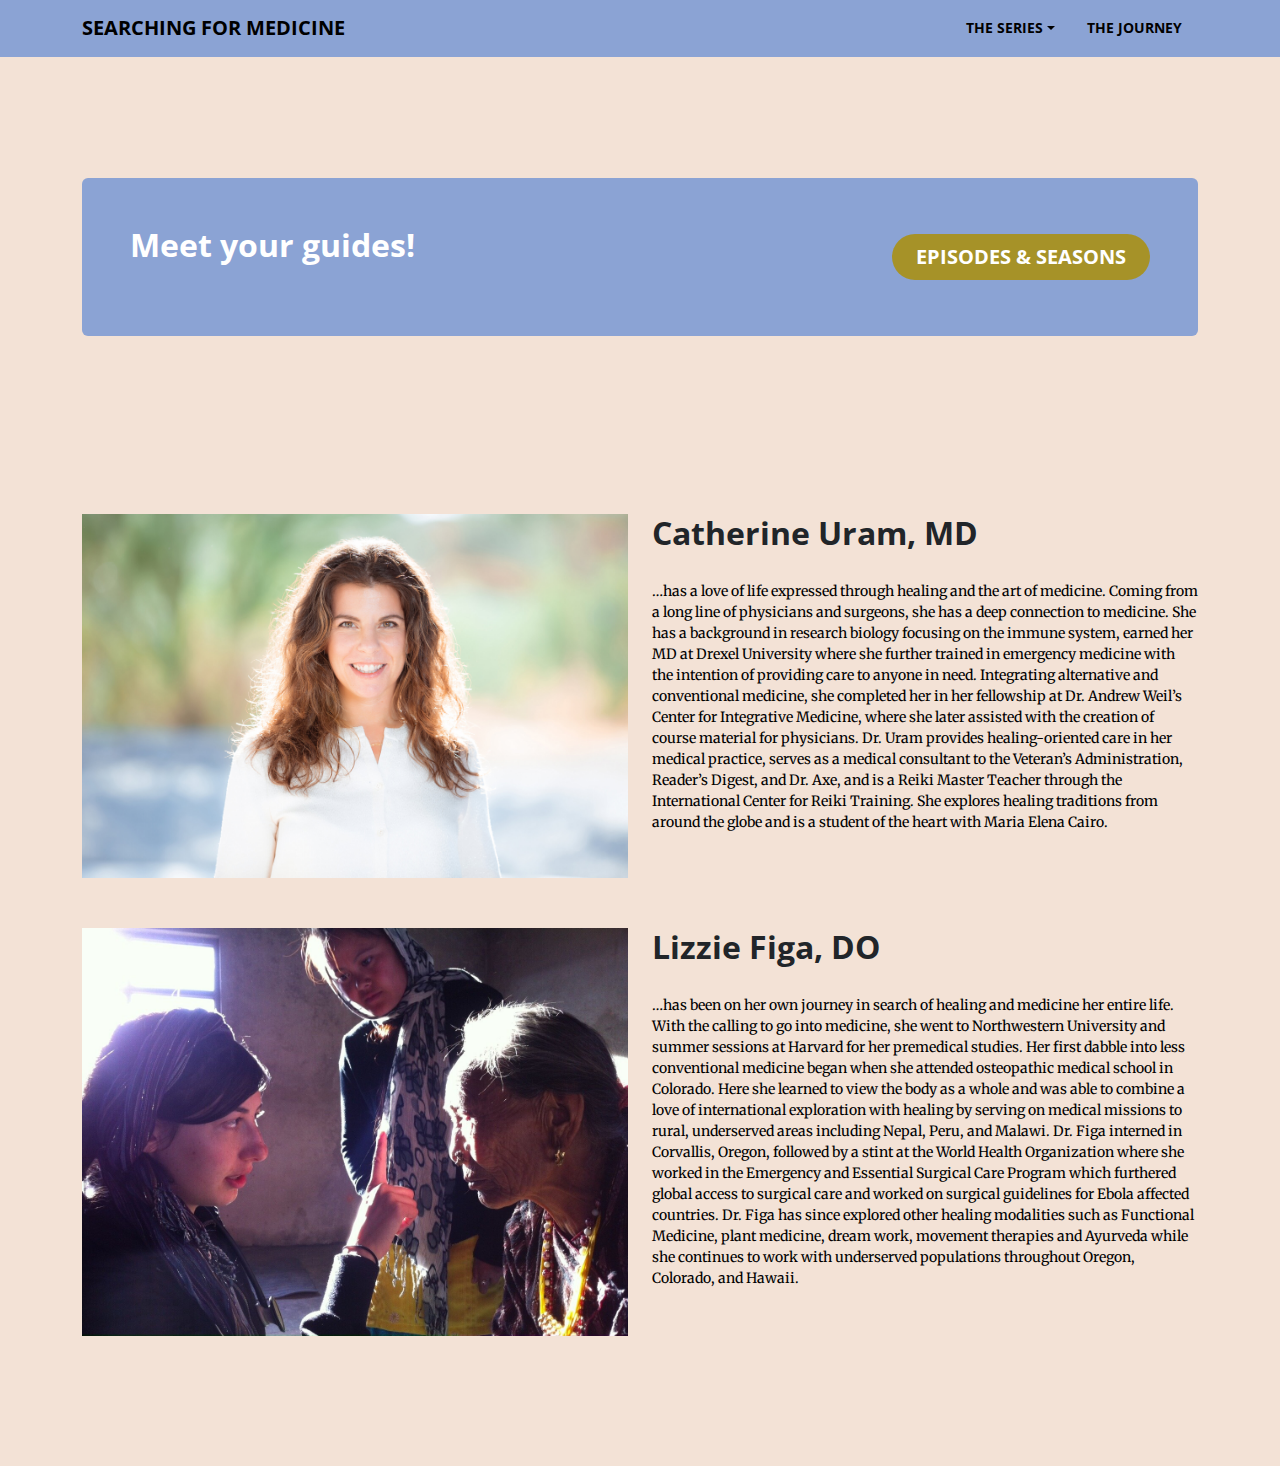
<file: guides.html>
<!DOCTYPE html>
<html data-bs-theme="light" lang="en" style="background: #F3E2D6;">

<head>
    <meta charset="utf-8">
    <meta name="viewport" content="width=device-width, initial-scale=1.0, shrink-to-fit=no">
    <title>search for medicine</title>
    <link rel="stylesheet" href="assets/bootstrap/css/bootstrap.min.css">
    <link rel="stylesheet" href="https://fonts.googleapis.com/css?family=Open+Sans:300italic,400italic,600italic,700italic,800italic,400,300,600,700,800&amp;display=swap">
    <link rel="stylesheet" href="https://fonts.googleapis.com/css?family=Merriweather:400,300,300italic,400italic,700,700italic,900,900italic&amp;display=swap">
    <link rel="stylesheet" href="assets/fonts/font-awesome.min.css">
    <link rel="stylesheet" href="assets/css/bs-theme-overrides.css">
    <link rel="stylesheet" href="assets/css/Articles-Cards-images.css">
    <link rel="stylesheet" href="assets/css/baguetteBox.min.css">
    <link rel="stylesheet" href="assets/css/Contact-Details-icons.css">
    <link rel="stylesheet" href="assets/css/untitled.css">
</head>

<body style="background: #F3E2D6;">
    <section class="py-4 py-xl-5" style="margin-top: 130px;background: #F3E2D6;">
        <div class="container">
            <div class="text-white border rounded border-0 border-primary d-flex flex-column justify-content-between flex-lg-row p-4 p-md-5" style="background: #8ba3d4;">
                <div class="pb-2 pb-lg-1">
                    <h2 class="fw-bold mb-2">Meet your guides!</h2>
                    <p class="mb-0"></p>
                </div>
                <div class="my-2"><a class="btn btn-light fs-5 py-2 px-4" role="button" href="index.html#seasons" style="color: white;background: #a69228;">episodes &amp; seasons</a></div>
            </div>
        </div>
    </section>
    <div class="container" style="margin-top: 130px;margin-bottom: 30px;">
        <div class="row" style="margin-bottom: 50px;">
            <div class="col-md-6"><img src="assets/img/main+echo+shot.jpg" style="width: 100%;height: 100%;"></div>
            <div class="col-md-6">
                <h1 style="font-size: 32px;font-weight: bold;"><span style="color: var(--image-block-card-image-title-color); background-color: var(--image-block-card-image-title-bg-color);">Catherine Uram, MD</span></h1>
                <p style="font-size: 14px;"><br><span style="color: rgb(0, 0, 0);">…has a love of life expressed through healing and the art of medicine. Coming from a long line of physicians and surgeons, she has a deep connection to medicine. She has a background in research biology focusing on the immune system, earned her MD at Drexel University where she further trained in emergency medicine with the intention of providing care to anyone in need. Integrating alternative and conventional medicine, she completed her in her fellowship at Dr. Andrew Weil’s Center for Integrative Medicine, where she later assisted with the creation of course material for physicians. Dr. Uram provides healing-oriented care in her medical practice, serves as a medical consultant to the Veteran’s Administration, Reader’s Digest, and Dr. Axe, and is a Reiki Master Teacher through the International Center for Reiki Training. She explores healing traditions from around the globe and is a student of the heart with Maria Elena Cairo. </span><br><br></p>
            </div>
        </div>
        <div class="row" style="margin-bottom: 20px;">
            <div class="col-md-6"><img src="assets/img/Figa+healing.jpg" style="width: 100%;height: 100%;"></div>
            <div class="col-md-6">
                <h1 style="font-size: 32px;font-weight: bold;"><span style="color: var(--image-block-card-image-title-color); background-color: var(--image-block-card-image-title-bg-color);">Lizzie Figa, DO</span></h1>
                <p style="font-size: 14px;"><br><span style="color: rgb(0, 0, 0);">…has been on her own journey in search of healing and medicine her entire life. With the calling to go into medicine, she went to Northwestern University and summer sessions at Harvard for her premedical studies. Her first dabble into less conventional medicine began when she attended osteopathic medical school in Colorado. Here she learned to view the body as a whole and was able to combine a love of international exploration with healing by serving on medical missions to rural, underserved areas including Nepal, Peru, and Malawi. Dr. Figa interned in Corvallis, Oregon, followed by a stint at the World Health Organization where she worked in the Emergency and Essential Surgical Care Program which furthered global access to surgical care and worked on surgical guidelines for Ebola affected countries. Dr. Figa has since explored other healing modalities such as Functional Medicine, plant medicine, dream work, movement therapies and Ayurveda while she continues to work with underserved populations throughout Oregon, Colorado, and Hawaii.</span><br><br></p>
            </div>
        </div>
    </div>
    <div class="container">
        <div class="row">
            <div class="col-md-12" style="margin-top: 100px;background: #F3E2D6;"></div>
        </div>
    </div>
    <nav class="navbar navbar-expand-lg fixed-top navbar-light" id="mainNav" style="color: var(--bs-green);background: #8ba3d4;">
        <div class="container"><a class="navbar-brand" href="index.html" style="color: black;">Searching for Medicine</a><button data-bs-toggle="collapse" data-bs-target="#navbarResponsive" class="navbar-toggler navbar-toggler-right" type="button" aria-controls="navbarResponsive" aria-expanded="false" aria-label="Toggle navigation"><i class="fa fa-align-justify"></i></button>
            <div class="collapse navbar-collapse" id="navbarResponsive">
                <ul class="navbar-nav ms-auto">
                    <li class="nav-item dropdown"><a class="dropdown-toggle nav-link" aria-expanded="false" data-bs-toggle="dropdown" style="color: black;" href="#">the series</a>
                        <div class="dropdown-menu" id="menu"><a class="dropdown-item" href="index.html#seasons">Episodes</a><a class="dropdown-item" href="presc.html">Prescription</a><a class="dropdown-item" href="guides.html">Guides (us)</a></div>
                    </li>
                    <li class="nav-item"></li>
                    <li class="nav-item"></li>
                    <li class="nav-item"></li>
                    <li class="nav-item"></li>
                </ul>
                <ul class="navbar-nav">
                    <li class="nav-item"></li>
                    <li class="nav-item"></li>
                    <li class="nav-item"><a class="nav-link" href="presc-1.html" style="color: black;">the Journey</a></li>
                </ul>
            </div>
        </div>
    </nav>
    <script src="assets/bootstrap/js/bootstrap.min.js"></script>
    <script src="assets/js/baguetteBox.min.js"></script>
    <script src="assets/js/creative.js"></script>
</body>

</html>
</file>
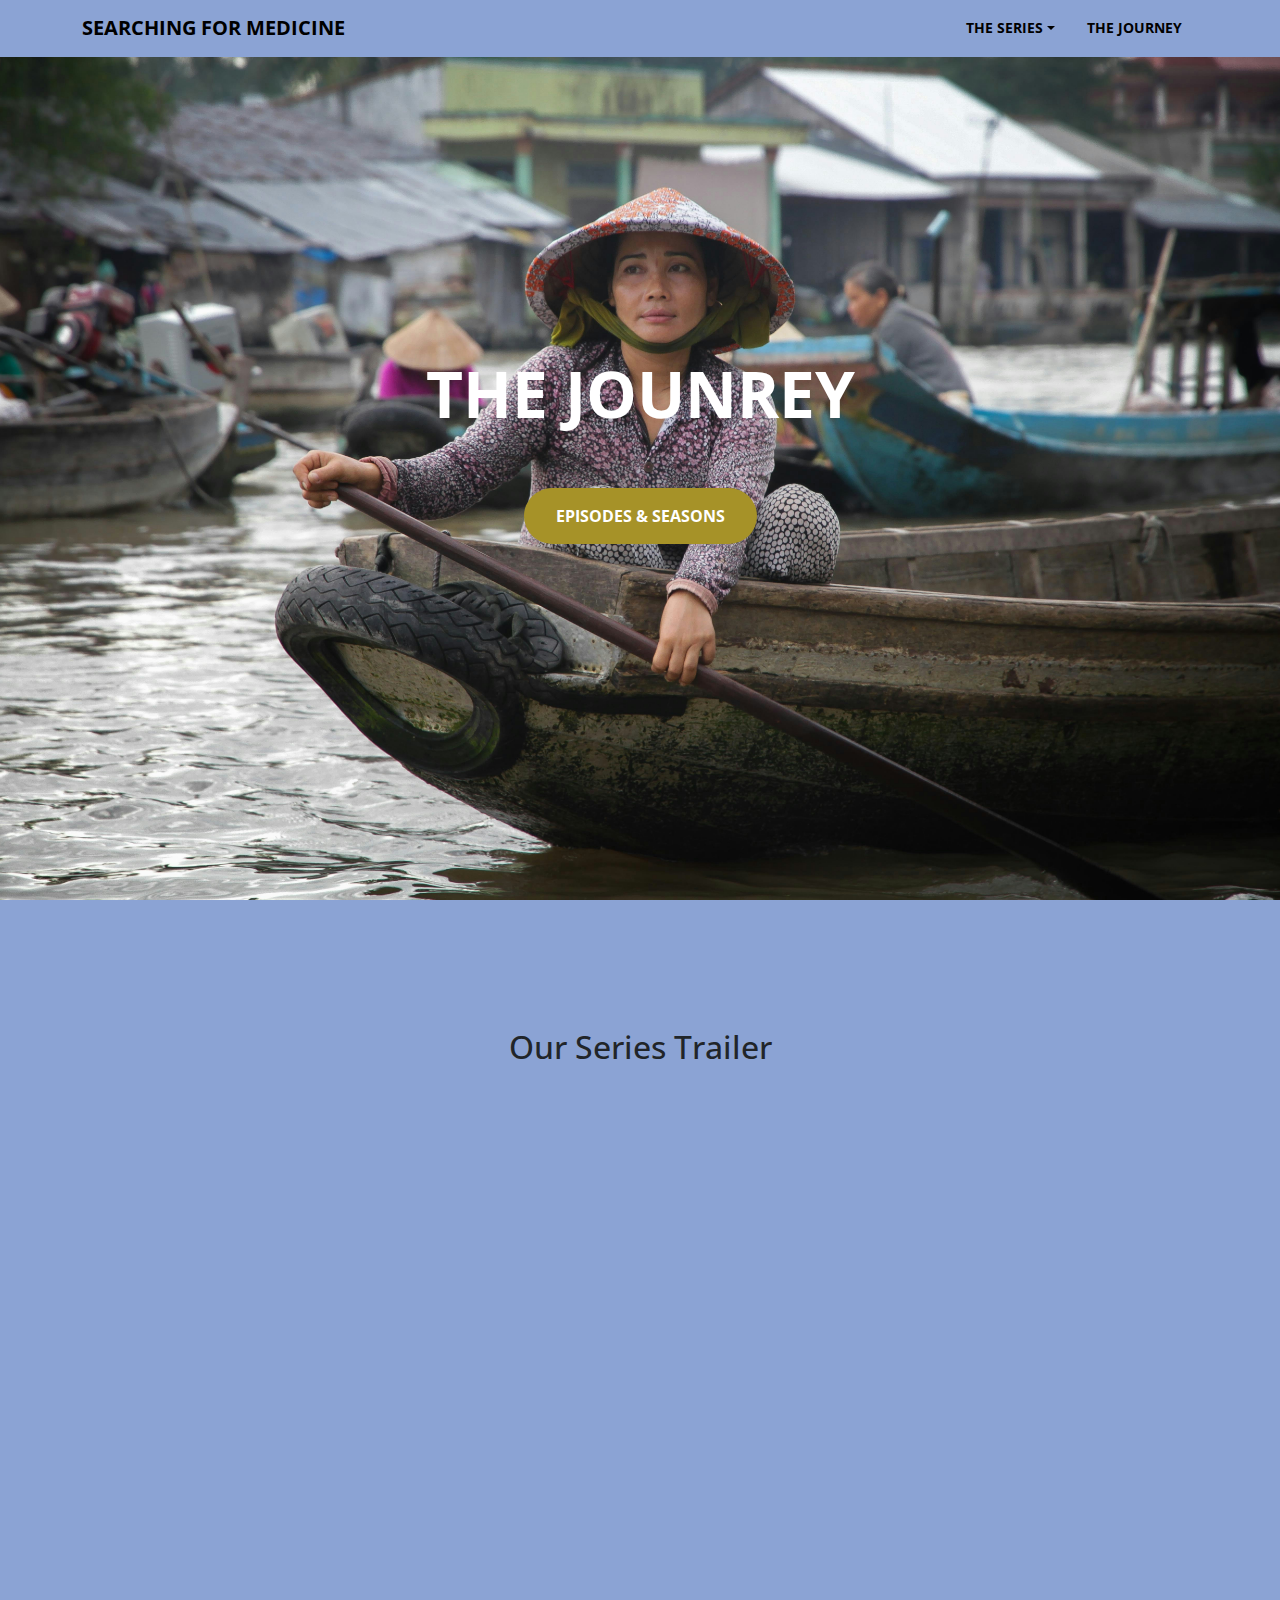
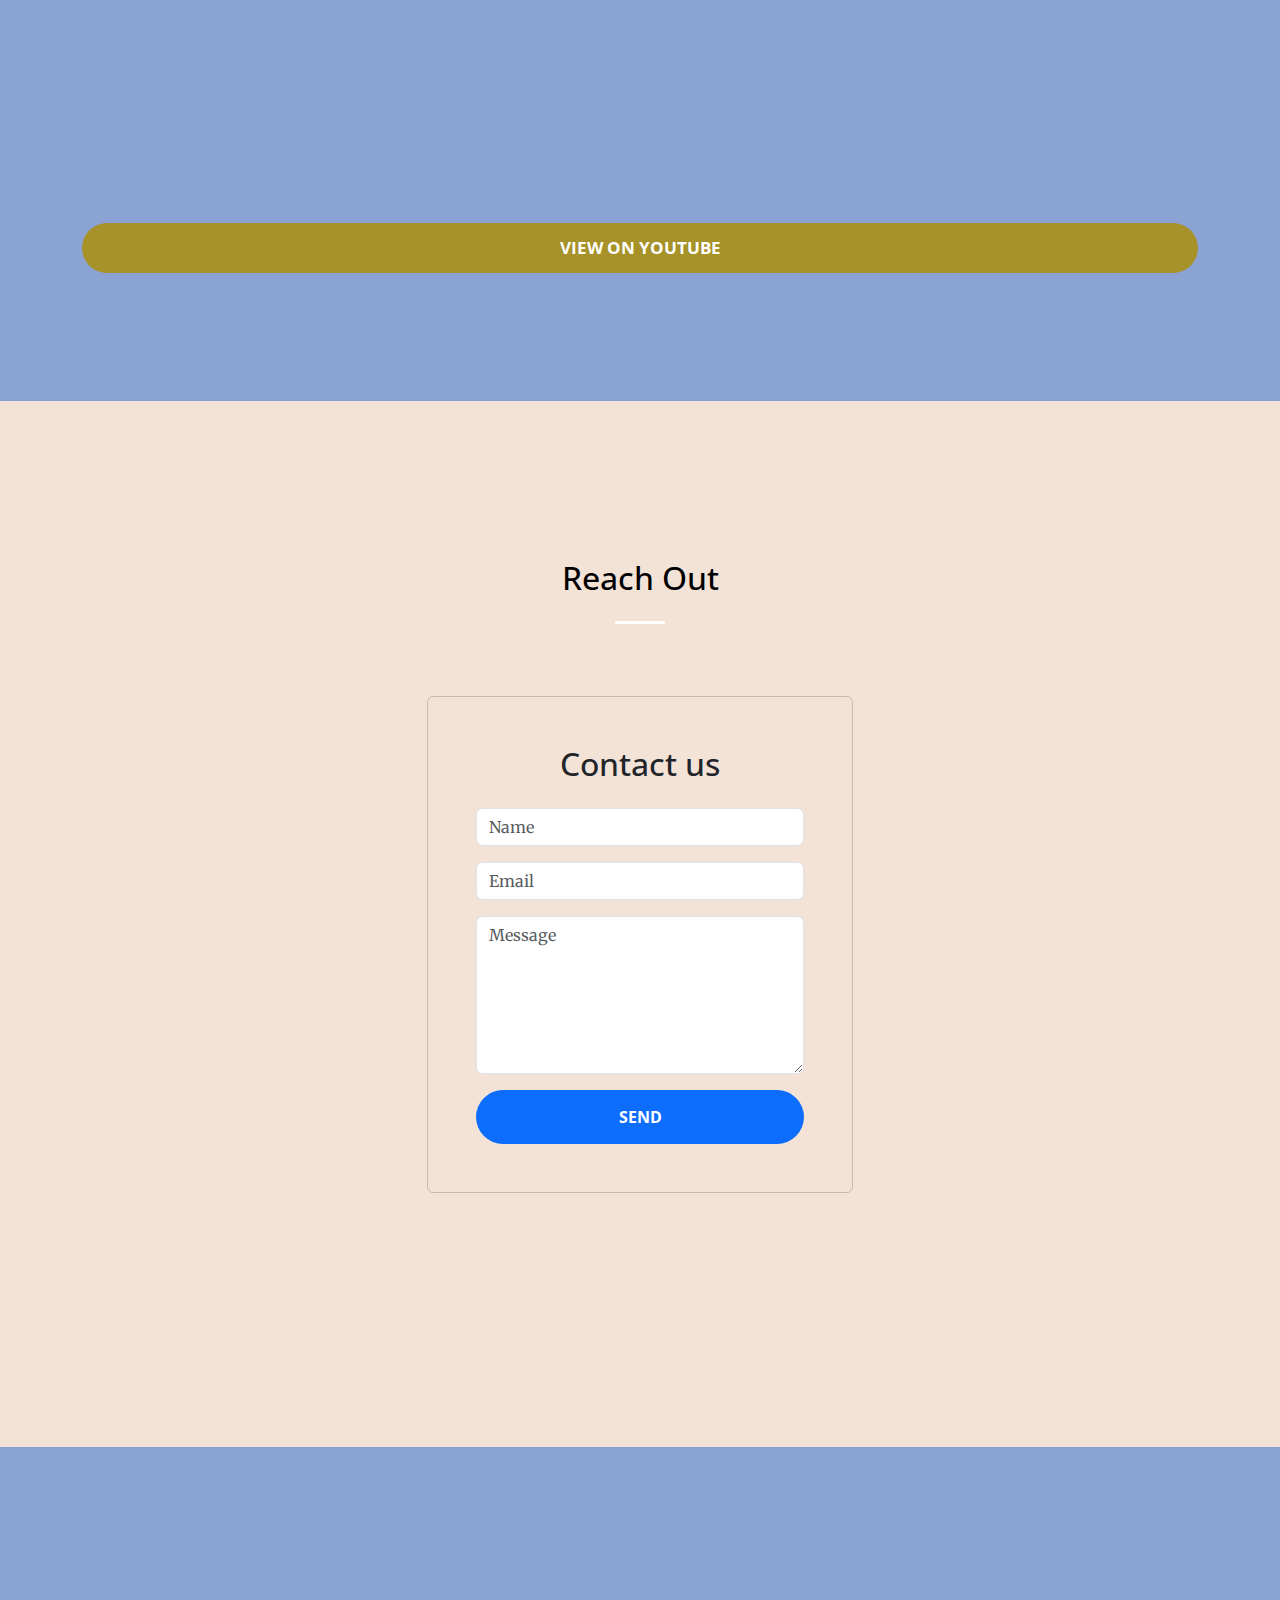
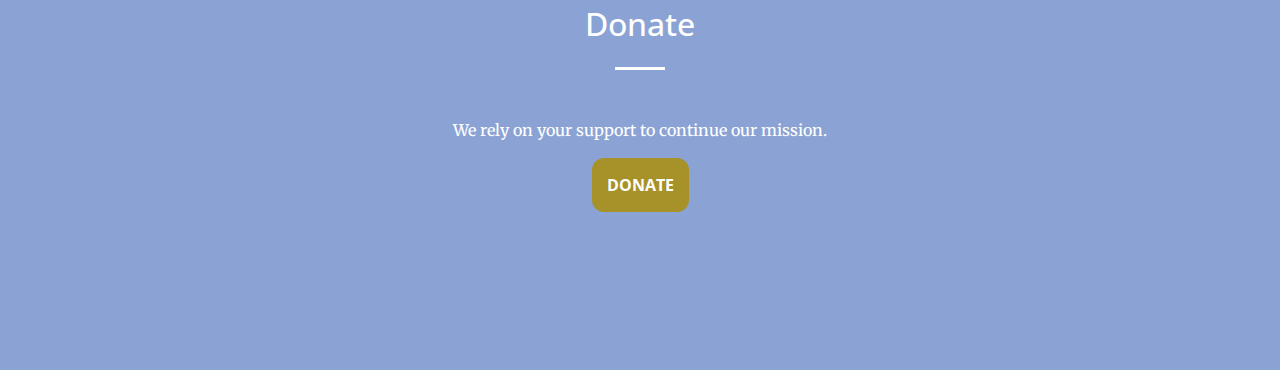
<file: presc-1.html>
<!DOCTYPE html>
<html data-bs-theme="light" lang="en">

<head>
    <meta charset="utf-8">
    <meta name="viewport" content="width=device-width, initial-scale=1.0, shrink-to-fit=no">
    <title>Home - Brand</title>
    <link rel="stylesheet" href="assets/bootstrap/css/bootstrap.min.css">
    <link rel="stylesheet" href="https://fonts.googleapis.com/css?family=Open+Sans:300italic,400italic,600italic,700italic,800italic,400,300,600,700,800&amp;display=swap">
    <link rel="stylesheet" href="https://fonts.googleapis.com/css?family=Merriweather:400,300,300italic,400italic,700,700italic,900,900italic&amp;display=swap">
    <link rel="stylesheet" href="assets/fonts/font-awesome.min.css">
    <link rel="stylesheet" href="assets/css/bs-theme-overrides.css">
    <link rel="stylesheet" href="assets/css/Articles-Cards-images.css">
    <link rel="stylesheet" href="assets/css/baguetteBox.min.css">
    <link rel="stylesheet" href="assets/css/Contact-Details-icons.css">
    <link rel="stylesheet" href="assets/css/untitled.css">
</head>

<body id="page-top" data-bs-spy="scroll" data-bs-target="#mainNav" data-bs-offset="57">
    <header class="text-center text-white d-flex masthead" style="background: url(&quot;assets/img/photo-1529271230144-e8c648ef570d.jpg&quot;) center / cover no-repeat;">
        <div class="container my-auto">
            <div class="row">
                <div class="col-lg-10 mx-auto">
                    <h1 class="text-uppercase"><strong style="color: white;">The jounrey</strong></h1>
                </div>
            </div>
            <div class="col-lg-8 mx-auto">
                <p class="text-faded mb-5"></p><a class="btn btn-xl" role="button" href="index.html#seasons" style="color: white;background: #a69228;">Episodes &amp; seasons</a>
            </div>
        </div>
    </header>
    <section id="services" style="background: #8ba3d4;">
        <div class="container">
            <div class="row">
                <div class="col-lg-12 text-center">
                    <h2 class="section-heading">Our Series Trailer</h2>
                    <hr class="my-4" style="background: #8ba3d4;color: #8ba3d4;border-color: #8ba3d4;">
                </div>
            </div>
        </div>
        <div class="container">
            <div class="row"><div>
<iframe width="100%" height="700px" src="https://www.youtube.com/embed/FYMQaRwIESw" title="Searching for Medicine" frameborder="0" allow="accelerometer; autoplay; clipboard-write; encrypted-media; gyroscope; picture-in-picture; web-share" referrerpolicy="strict-origin-when-cross-origin" allowfullscreen></iframe>
</div>
                <div class="col text-center"><a class="btn" role="button" style="background: #a69228;color: white;font-size: 17px;width: 100%;height: 100%;padding-top: 12px;padding-bottom: 12px;" href="https://youtu.be/FYMQaRwIESw">view on youtube</a></div>
            </div>
        </div>
    </section>
    <section id="about-2" style="background: #F3E2D6;width: 100%;">
        <div class="container" style="color: var(--bs-primary-border-subtle);">
            <div class="row">
                <div class="col-lg-12 offset-lg-8 text-center mx-auto" style="background: transparent;padding: 30px;width: 100%;">
                    <h2 class="section-heading" style="color: black;">Reach Out</h2>
                    <hr class="light my-4">
                    <section class="position-relative py-4 py-xl-5">
                        <div class="container position-relative">
                            <div class="row d-flex justify-content-center">
                                <div class="col-md-8 col-lg-6 col-xl-5 col-xxl-4">
                                    <div class="card mb-5" style="background: transparent;">
                                        <div class="card-body p-sm-5">
                                            <h2 class="text-center mb-4">Contact us</h2>
                                            <form data-bss-recipient="37804f6e5f09e5f8de75f65de7a5cb54">
                                                <div class="mb-3"><input class="form-control" type="text" id="name-2" name="name" placeholder="Name"></div>
                                                <div class="mb-3"><input class="form-control" type="email" id="email-2" name="email" placeholder="Email"></div>
                                                <div class="mb-3"><textarea class="form-control" id="message-2" name="message" rows="6" placeholder="Message"></textarea></div>
                                                <div><button class="btn d-block w-100" type="submit" style="background: var(--bs-blue);padding: 15px;color: white;">Send </button></div>
                                            </form>
                                        </div>
                                    </div>
                                </div>
                            </div>
                        </div>
                    </section>
                </div>
            </div>
        </div>
    </section>
    <section id="about-1" style="background: #8ba3d4;color: var(--bs-primary-border-subtle);">
        <div class="container" style="color: var(--bs-primary-border-subtle);">
            <div class="row">
                <div class="col-lg-12 offset-lg-8 text-center mx-auto" style="background: transparent;padding: 30px;width: 100%;color: initial;">
                    <h2 class="text-white section-heading">Donate</h2>
                    <hr class="light my-4">
                    <p style="color: var(--bs-secondary-bg);"><br><span style="color: rgb(255, 255, 255);">We rely on your support to continue our mission.</span></p><a class="btn" role="button" style="border-radius: 12px;padding: 15px;background: #a69228;color: white;" href="https://www.paypal.com/pools/c/95kmOrdwVs" target="_blank">Donate</a>
                </div>
            </div>
        </div>
    </section>
    <nav class="navbar navbar-expand-lg fixed-top navbar-light" id="mainNav" style="color: var(--bs-green);background: #8ba3d4;">
        <div class="container"><a class="navbar-brand" href="index.html" style="color: black;">Searching for Medicine</a><button data-bs-toggle="collapse" data-bs-target="#navbarResponsive" class="navbar-toggler navbar-toggler-right" type="button" aria-controls="navbarResponsive" aria-expanded="false" aria-label="Toggle navigation"><i class="fa fa-align-justify"></i></button>
            <div class="collapse navbar-collapse" id="navbarResponsive">
                <ul class="navbar-nav ms-auto">
                    <li class="nav-item dropdown"><a class="dropdown-toggle nav-link" aria-expanded="false" data-bs-toggle="dropdown" style="color: black;" href="#">the series</a>
                        <div class="dropdown-menu" id="menu"><a class="dropdown-item" href="index.html#seasons">Episodes</a><a class="dropdown-item" href="presc.html">Prescription</a><a class="dropdown-item" href="guides.html">Guides (us)</a></div>
                    </li>
                    <li class="nav-item"></li>
                    <li class="nav-item"></li>
                    <li class="nav-item"></li>
                    <li class="nav-item"></li>
                </ul>
                <ul class="navbar-nav">
                    <li class="nav-item"></li>
                    <li class="nav-item"></li>
                    <li class="nav-item"><a class="nav-link" href="presc-1.html" style="color: black;">the Journey</a></li>
                </ul>
            </div>
        </div>
    </nav>
    <script src="assets/bootstrap/js/bootstrap.min.js"></script>
    <script src="assets/js/smart-forms.min.js"></script>
    <script src="assets/js/baguetteBox.min.js"></script>
    <script src="assets/js/creative.js"></script>
</body>

</html>
</file>
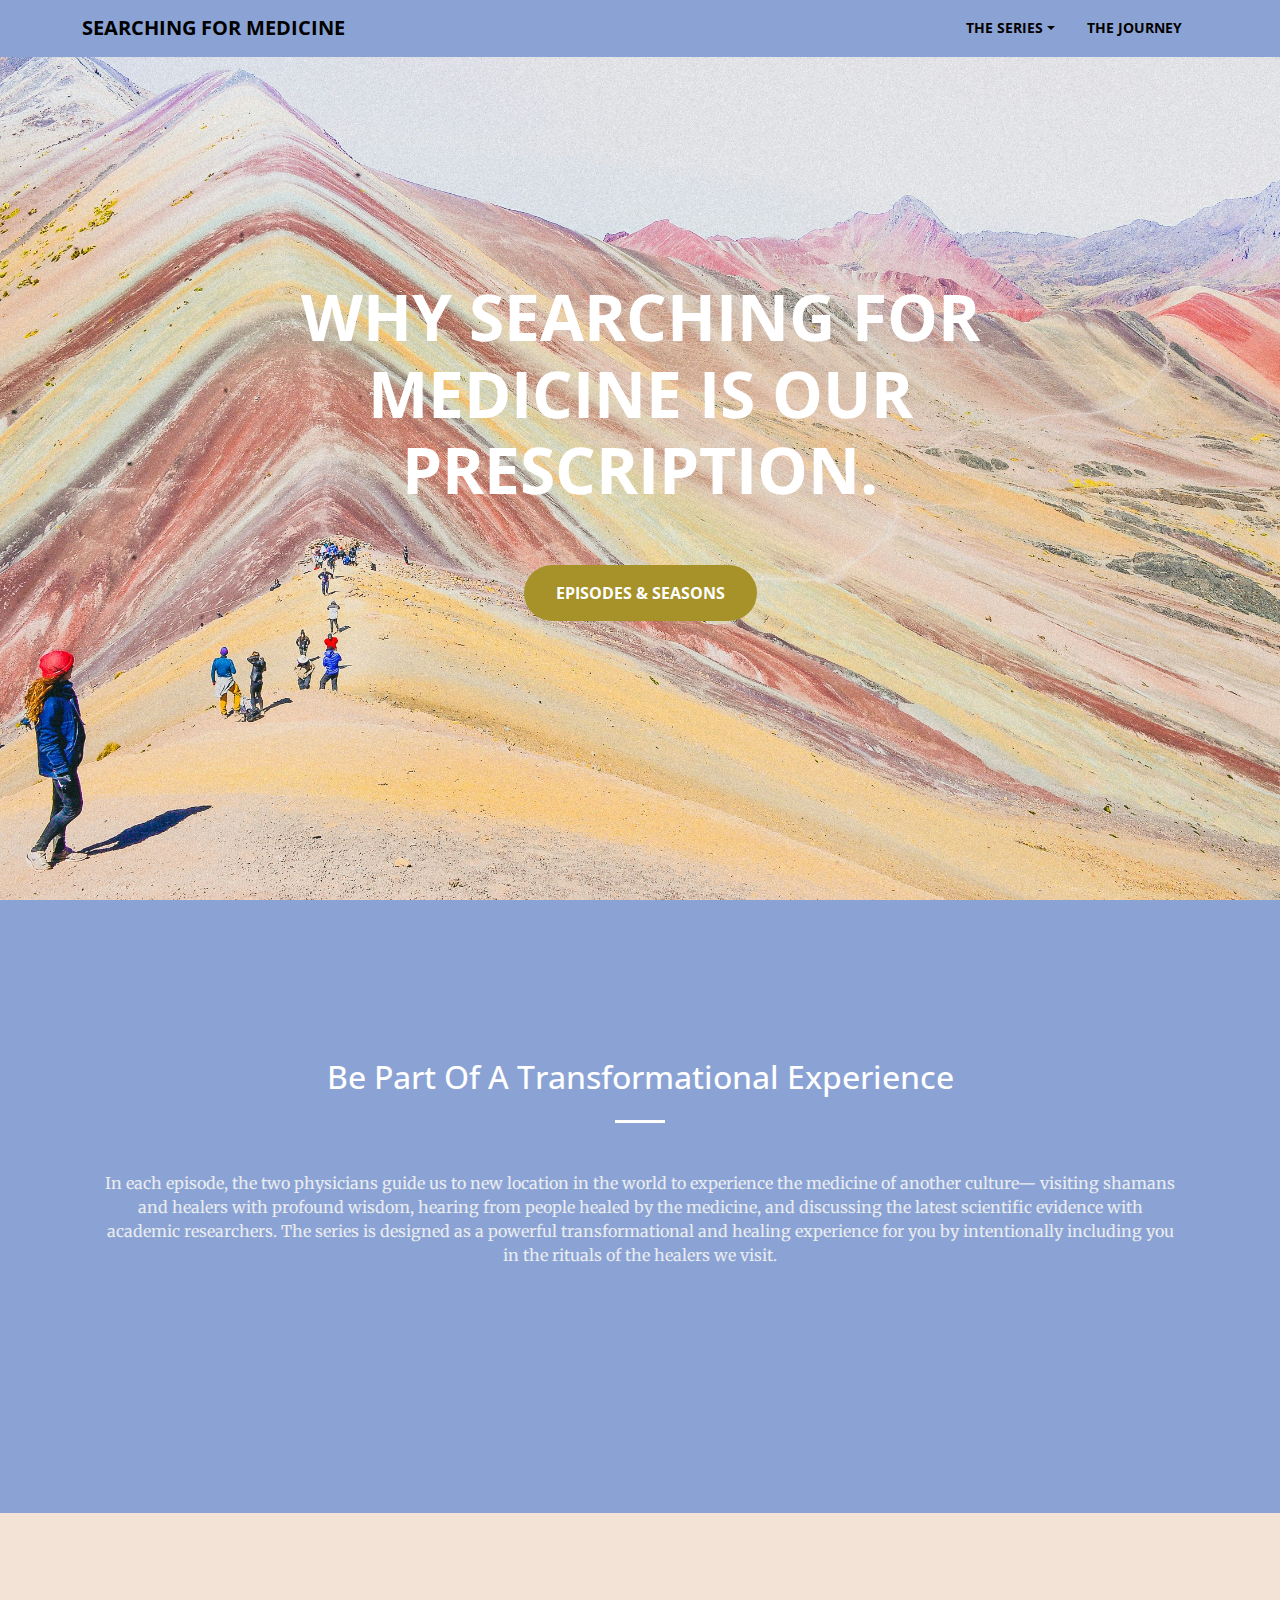
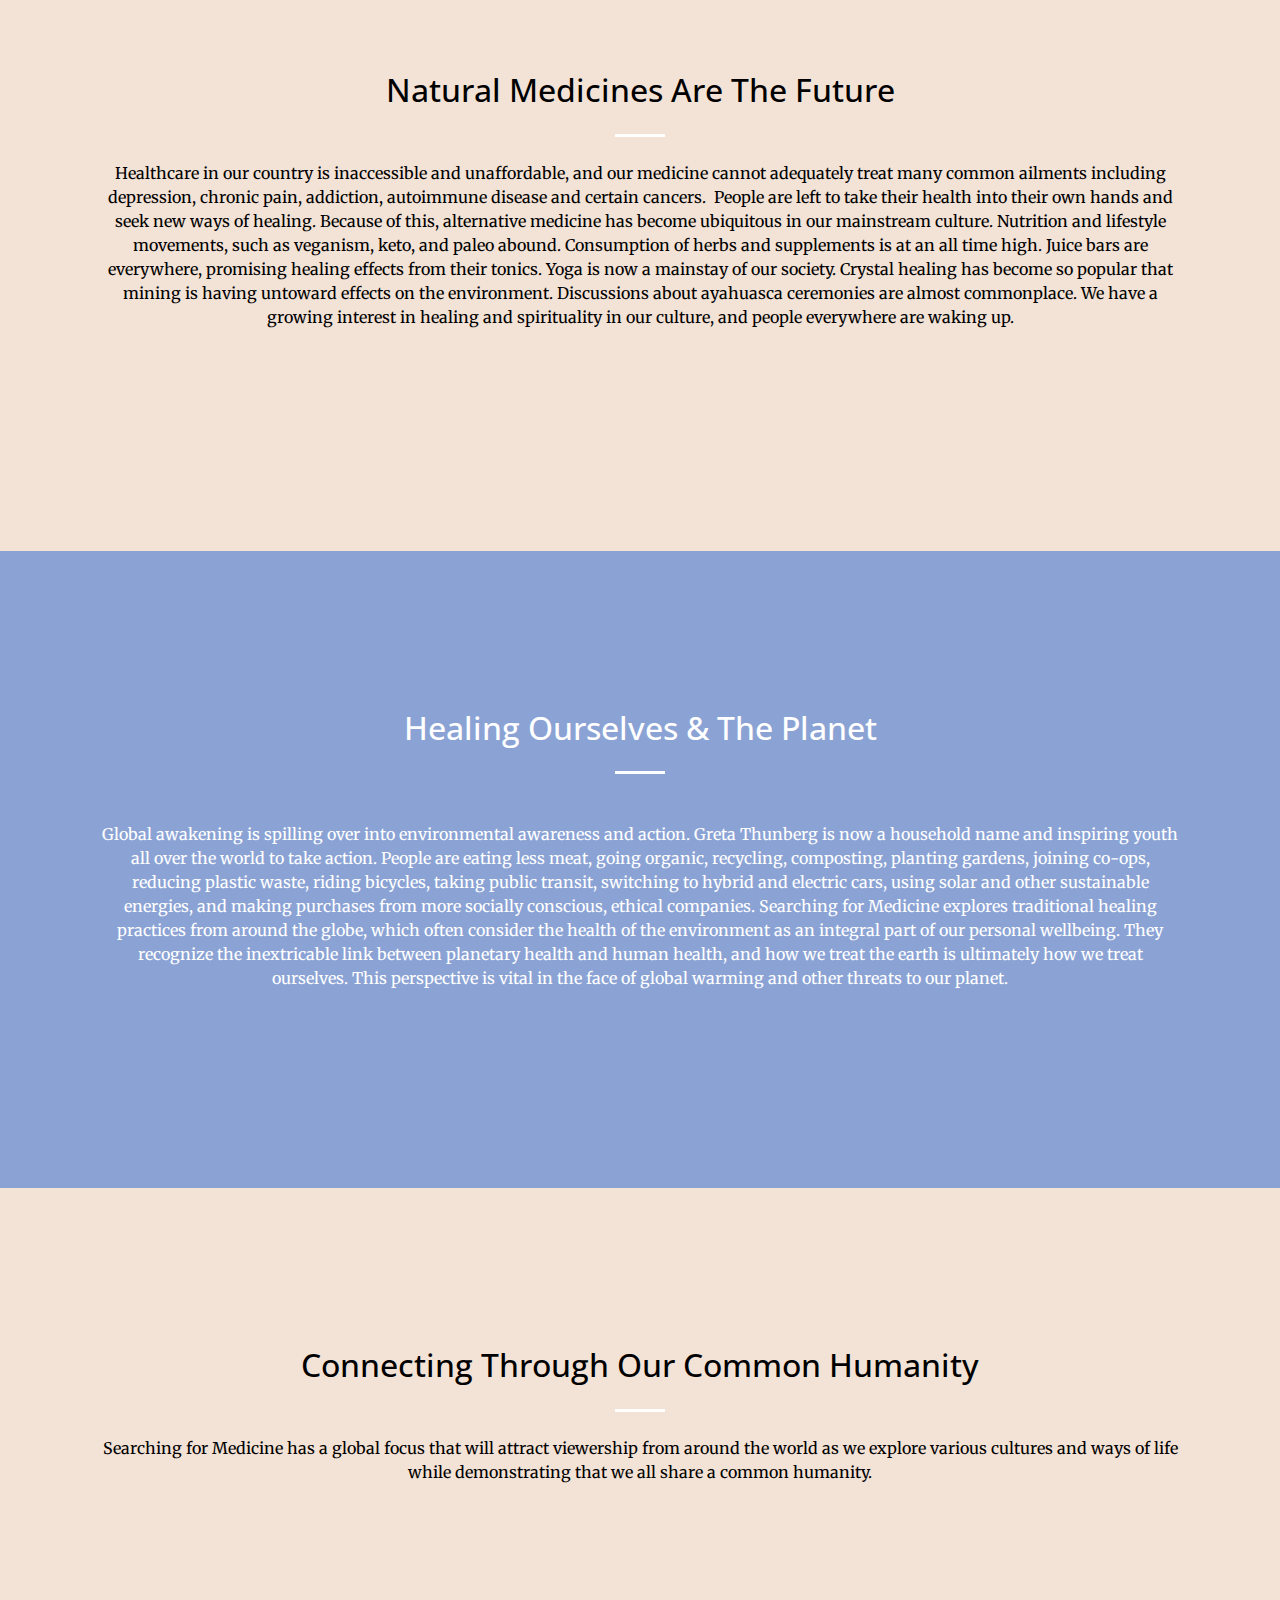
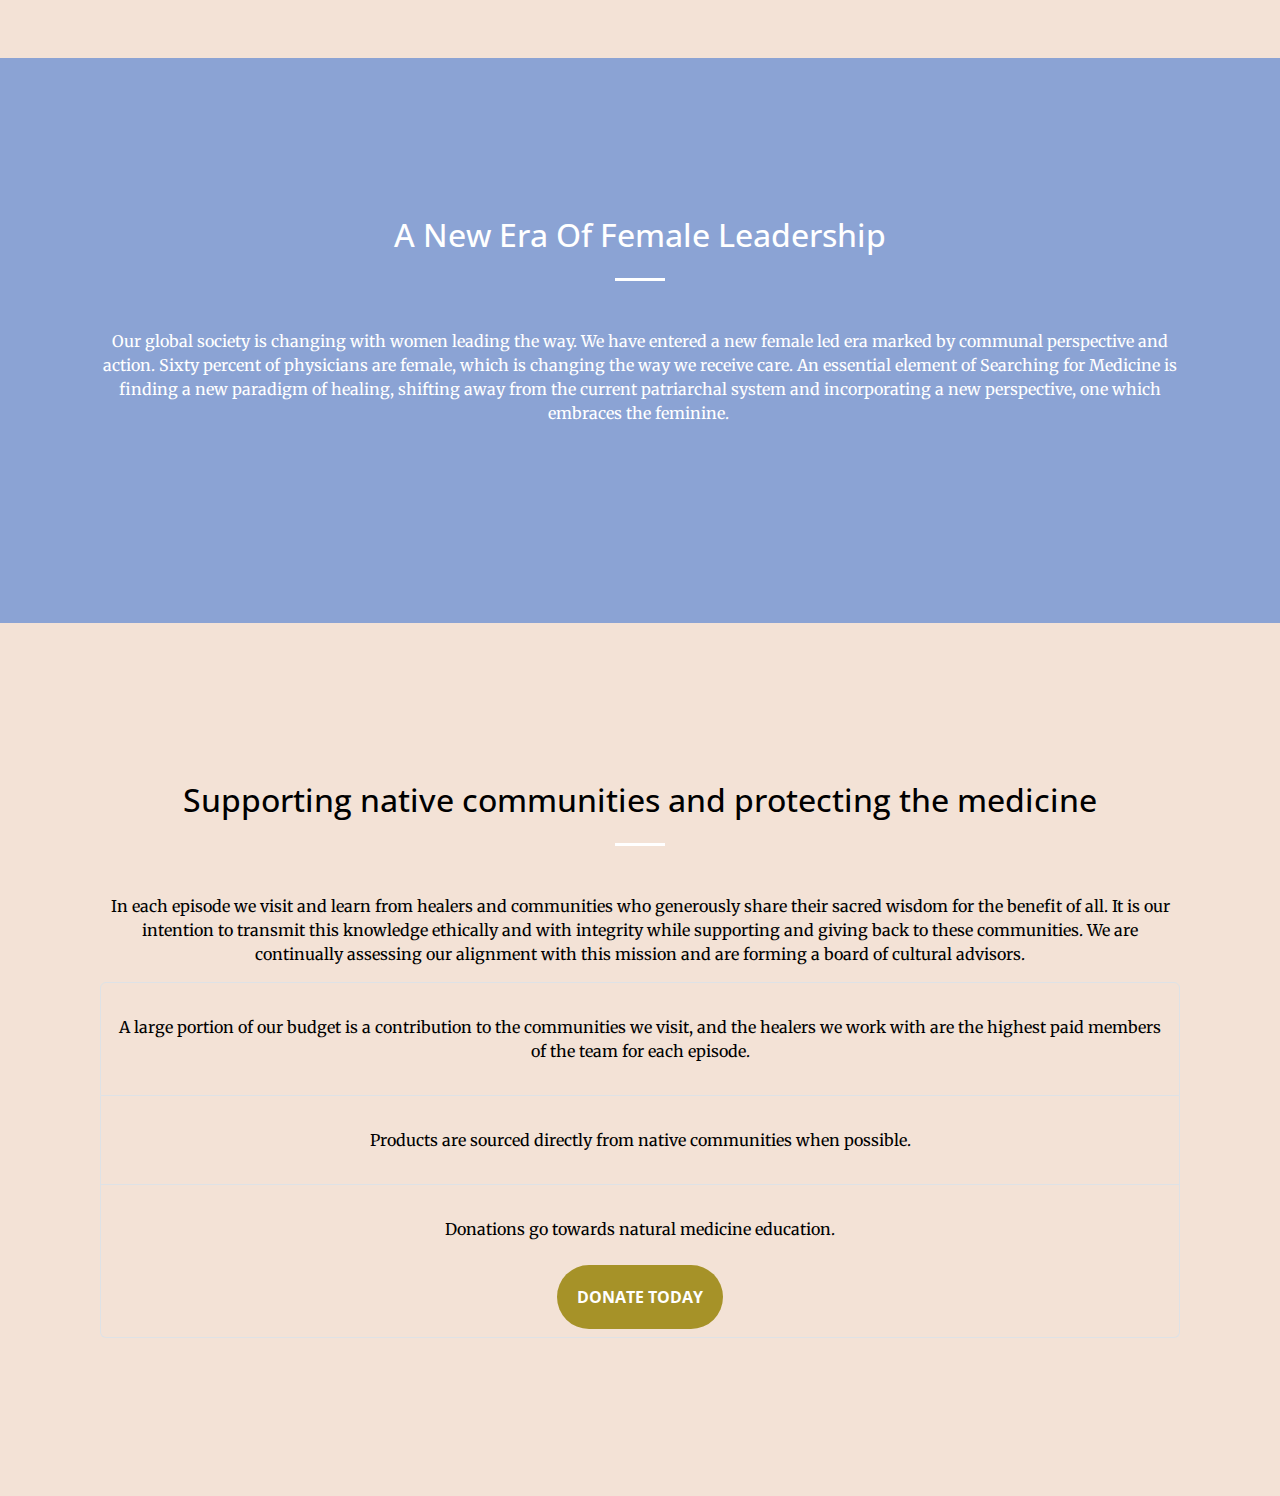
<file: presc.html>
<!DOCTYPE html>
<html data-bs-theme="light" lang="en">

<head>
    <meta charset="utf-8">
    <meta name="viewport" content="width=device-width, initial-scale=1.0, shrink-to-fit=no">
    <title>Home - Brand</title>
    <link rel="stylesheet" href="assets/bootstrap/css/bootstrap.min.css">
    <link rel="stylesheet" href="https://fonts.googleapis.com/css?family=Open+Sans:300italic,400italic,600italic,700italic,800italic,400,300,600,700,800&amp;display=swap">
    <link rel="stylesheet" href="https://fonts.googleapis.com/css?family=Merriweather:400,300,300italic,400italic,700,700italic,900,900italic&amp;display=swap">
    <link rel="stylesheet" href="assets/fonts/font-awesome.min.css">
    <link rel="stylesheet" href="assets/css/bs-theme-overrides.css">
    <link rel="stylesheet" href="assets/css/Articles-Cards-images.css">
    <link rel="stylesheet" href="assets/css/baguetteBox.min.css">
    <link rel="stylesheet" href="assets/css/Contact-Details-icons.css">
    <link rel="stylesheet" href="assets/css/untitled.css">
</head>

<body id="page-top" data-bs-spy="scroll" data-bs-target="#mainNav" data-bs-offset="57">
    <header class="text-center text-white d-flex masthead" style="background: url(&quot;assets/img/photo-1516061603506-fd4dc1932278.jpg&quot;) center / cover no-repeat;">
        <div class="container my-auto">
            <div class="row">
                <div class="col-lg-10 mx-auto">
                    <h1 class="text-uppercase"><strong>Why searching for medicine is our prescription.</strong></h1>
                </div>
            </div>
            <div class="col-lg-8 mx-auto">
                <p class="text-faded mb-5"></p><a class="btn btn-xl" role="button" href="index.html#seasons" style="color: white;background: #a69228;">Episodes &amp; seasons</a>
            </div>
        </div>
    </header>
    <section id="about" style="background: #8ba3d4;color: var(--bs-primary-border-subtle);width: 100%;">
        <div class="container" style="color: var(--bs-primary-border-subtle);">
            <div class="row">
                <div class="col-lg-12 offset-lg-8 text-center mx-auto" style="background: transparent;padding: 30px;width: 100%;">
                    <h2 class="text-white section-heading">Be Part Of A Transformational Experience</h2>
                    <hr class="light my-4">
                    <p style="color: var(--bs-secondary-bg);"><br><span style="background-color: transparent;">In each episode, the two physicians guide us to new location in the world to experience the medicine of another culture— visiting shamans and healers with profound wisdom, hearing from people healed by the medicine, and discussing the latest scientific evidence with academic researchers. The series is designed as a powerful transformational and healing experience for you by intentionally including you in the rituals of the healers we visit.</span><br><br><br><br></p>
                </div>
            </div>
        </div>
    </section>
    <section id="about-1" style="background: #F3E2D6;color: black;">
        <div class="container" style="color: var(--bs-primary-border-subtle);">
            <div class="row">
                <div class="col-lg-12 offset-lg-8 text-center mx-auto" style="background: transparent;padding: 30px;width: 100%;color: initial;">
                    <h2 class="section-heading" style="color: black;">Natural Medicines Are The Future</h2>
                    <hr class="light my-4">
                    <p style="color: #000000;"><span style="background-color: transparent;">Healthcare in our country is inaccessible and unaffordable, and our medicine cannot adequately treat many common ailments including depression, chronic pain, addiction, autoimmune disease and certain cancers.&nbsp; People are left to take their health into their own hands and seek new ways of healing. Because of this, alternative medicine has become ubiquitous in our mainstream culture. Nutrition and lifestyle movements, such as veganism, keto, and paleo abound. Consumption of herbs and supplements is at an all time high. Juice bars are everywhere, promising healing effects from their tonics. Yoga is now a mainstay of our society. Crystal healing has become so popular that mining is having untoward effects on the environment. Discussions about ayahuasca ceremonies are almost commonplace. We have a growing interest in healing and spirituality in our culture, and people everywhere are waking up.</span><br><br><br></p>
                </div>
            </div>
        </div>
    </section>
    <section id="about-2" style="background: #8ba3d4;color: var(--bs-primary-border-subtle);">
        <div class="container" style="color: var(--bs-primary-border-subtle);">
            <div class="row">
                <div class="col-lg-12 offset-lg-8 text-center mx-auto" style="background: transparent;padding: 30px;width: 100%;color: initial;">
                    <h2 class="text-white section-heading">Healing Ourselves &amp; The Planet</h2>
                    <hr class="light my-4">
                    <p style="color: var(--bs-secondary-bg);"><br><span style="color: rgb(255, 255, 255); background-color: transparent;">Global awakening is spilling over into environmental awareness and action. Greta Thunberg is now a household name and inspiring youth all over the world to take action. People are eating less meat, going organic, recycling, composting, planting gardens, joining co-ops, reducing plastic waste, riding bicycles, taking public transit, switching to hybrid and electric cars, using solar and other sustainable energies, and making purchases from more socially conscious, ethical companies. Searching for Medicine explores traditional healing practices from around the globe, which often consider the health of the environment as an integral part of our personal wellbeing. They recognize the inextricable link between planetary health and human health, and how we treat the earth is ultimately how we treat ourselves. This perspective is vital in the face of global warming and other threats to our planet.</span><br><br></p>
                </div>
            </div>
        </div>
    </section>
    <section id="about-3" style="background: #F3E2D6;color: var(--bs-primary-border-subtle);">
        <div class="container" style="color: var(--bs-primary-border-subtle);">
            <div class="row">
                <div class="col-lg-12 offset-lg-8 text-center mx-auto" style="background: transparent;padding: 30px;width: 100%;color: initial;">
                    <h2 class="section-heading" style="color: black;">Connecting Through Our Common Humanity</h2>
                    <hr class="light my-4">
                    <p class="text-dark"><span style="color: rgb(0, 0, 0); background-color: transparent;">Searching for Medicine has a global focus that will attract viewership from around the world as we explore various cultures and ways of life while demonstrating that we all share a common humanity.</span></p>
                </div>
            </div>
        </div>
    </section>
    <section id="about-4" style="background: #8ba3d4;color: var(--bs-primary-border-subtle);">
        <div class="container" style="color: var(--bs-primary-border-subtle);">
            <div class="row">
                <div class="col-lg-12 offset-lg-8 text-center mx-auto" style="background: transparent;padding: 30px;width: 100%;color: initial;">
                    <h2 class="text-white section-heading">A New Era Of Female Leadership</h2>
                    <hr class="light my-4">
                    <p class="text-white" style="color: white;"><br><span style="background-color: transparent;">Our global society is changing with women leading the way. We have entered a new female led era marked by communal perspective and action. Sixty percent of physicians are female, which is changing the way we receive care. An essential element of Searching for Medicine is finding a new paradigm of healing, shifting away from the current patriarchal system and incorporating a new perspective, one which embraces the feminine.&nbsp;</span><br><br></p>
                </div>
            </div>
        </div>
    </section>
    <section id="about-5" style="background: #F3E2D6;color: var(--bs-primary-border-subtle);">
        <div class="container" style="color: var(--bs-primary-border-subtle);">
            <div class="row">
                <div class="col-lg-12 offset-lg-8 text-center mx-auto" style="background: transparent;padding: 30px;width: 100%;color: initial;">
                    <h2 class="section-heading" style="color: black;">Supporting native communities and protecting the medicine</h2>
                    <hr class="light my-4">
                    <p style="color: var(--bs-secondary-bg);"><br><span style="color: rgb(0, 0, 0); background-color: transparent;">In each episode we visit and learn from healers and communities who generously share their sacred wisdom for the benefit of all. It is our intention to transmit this knowledge ethically and with integrity while supporting and giving back to these communities. We are continually assessing our alignment with this mission and are forming a board of cultural advisors.</span></p>
                    <ul class="list-group">
                        <li class="list-group-item" style="background: transparent;"><span><br><span style="color: rgb(0, 0, 0); background-color: transparent;">A large portion of our budget is a contribution to the communities we visit, and the healers we work with are the highest paid members of the team for each episode.</span><br><br></span></li>
                        <li class="list-group-item" style="background: transparent;"><span><br><span style="color: rgb(0, 0, 0); background-color: transparent;">Products are sourced directly from native communities when possible.</span><br><br></span></li>
                        <li class="list-group-item" style="background: transparent;"><span><br><span style="color: rgb(0, 0, 0); background-color: transparent;">Donations go towards natural medicine education.</span><br><br></span><a class="btn" role="button" style="background: #a69228;padding: 20px;color: white;" href="https://www.paypal.com/pools/c/95kmOrdwVs" target="_blank">donate today</a></li>
                    </ul>
                </div>
            </div>
        </div>
    </section>
    <nav class="navbar navbar-expand-lg fixed-top navbar-light" id="mainNav" style="color: var(--bs-green);background: #8ba3d4;">
        <div class="container"><a class="navbar-brand" href="index.html" style="color: black;">Searching for Medicine</a><button data-bs-toggle="collapse" data-bs-target="#navbarResponsive" class="navbar-toggler navbar-toggler-right" type="button" aria-controls="navbarResponsive" aria-expanded="false" aria-label="Toggle navigation"><i class="fa fa-align-justify"></i></button>
            <div class="collapse navbar-collapse" id="navbarResponsive">
                <ul class="navbar-nav ms-auto">
                    <li class="nav-item dropdown"><a class="dropdown-toggle nav-link" aria-expanded="false" data-bs-toggle="dropdown" style="color: black;" href="#">the series</a>
                        <div class="dropdown-menu" id="menu"><a class="dropdown-item" href="index.html#seasons">Episodes</a><a class="dropdown-item" href="presc.html">Prescription</a><a class="dropdown-item" href="guides.html">Guides (us)</a></div>
                    </li>
                    <li class="nav-item"></li>
                    <li class="nav-item"></li>
                    <li class="nav-item"></li>
                    <li class="nav-item"></li>
                </ul>
                <ul class="navbar-nav">
                    <li class="nav-item"></li>
                    <li class="nav-item"></li>
                    <li class="nav-item"><a class="nav-link" href="presc-1.html" style="color: black;">the Journey</a></li>
                </ul>
            </div>
        </div>
    </nav>
    <script src="assets/bootstrap/js/bootstrap.min.js"></script>
    <script src="assets/js/baguetteBox.min.js"></script>
    <script src="assets/js/creative.js"></script>
</body>

</html>
</file>
<file: assets/css/bs-theme-overrides.css>
:root, [data-bs-theme=light] {
  --bs-primary: #006400;
  --bs-primary-rgb: 0,100,0;
  --bs-primary-text-emphasis: #002800;
  --bs-primary-bg-subtle: #CCE0CC;
  --bs-primary-border-subtle: #99C199;
  --bs-danger: #006400;
  --bs-danger-rgb: 0,100,0;
  --bs-danger-text-emphasis: #002800;
  --bs-danger-bg-subtle: #CCE0CC;
  --bs-danger-border-subtle: #99C199;
}

.btn-primary {
  --bs-btn-color: #fff;
  --bs-btn-bg: #006400;
  --bs-btn-border-color: #006400;
  --bs-btn-hover-color: #fff;
  --bs-btn-hover-bg: #005500;
  --bs-btn-hover-border-color: #005000;
  --bs-btn-focus-shadow-rgb: 217,232,217;
  --bs-btn-active-color: #fff;
  --bs-btn-active-bg: #005000;
  --bs-btn-active-border-color: #004B00;
  --bs-btn-disabled-color: #fff;
  --bs-btn-disabled-bg: #006400;
  --bs-btn-disabled-border-color: #006400;
}

.btn-outline-primary {
  --bs-btn-color: #006400;
  --bs-btn-border-color: #006400;
  --bs-btn-focus-shadow-rgb: 0,100,0;
  --bs-btn-hover-color: #fff;
  --bs-btn-hover-bg: #006400;
  --bs-btn-hover-border-color: #006400;
  --bs-btn-active-color: #fff;
  --bs-btn-active-bg: #006400;
  --bs-btn-active-border-color: #006400;
  --bs-btn-disabled-color: #006400;
  --bs-btn-disabled-bg: transparent;
  --bs-btn-disabled-border-color: #006400;
}

.btn-danger {
  --bs-btn-color: #fff;
  --bs-btn-bg: #006400;
  --bs-btn-border-color: #006400;
  --bs-btn-hover-color: #fff;
  --bs-btn-hover-bg: #005500;
  --bs-btn-hover-border-color: #005000;
  --bs-btn-focus-shadow-rgb: 217,232,217;
  --bs-btn-active-color: #fff;
  --bs-btn-active-bg: #005000;
  --bs-btn-active-border-color: #004B00;
  --bs-btn-disabled-color: #fff;
  --bs-btn-disabled-bg: #006400;
  --bs-btn-disabled-border-color: #006400;
}

.btn-outline-danger {
  --bs-btn-color: #006400;
  --bs-btn-border-color: #006400;
  --bs-btn-focus-shadow-rgb: 0,100,0;
  --bs-btn-hover-color: #fff;
  --bs-btn-hover-bg: #006400;
  --bs-btn-hover-border-color: #006400;
  --bs-btn-active-color: #fff;
  --bs-btn-active-bg: #006400;
  --bs-btn-active-border-color: #006400;
  --bs-btn-disabled-color: #006400;
  --bs-btn-disabled-bg: transparent;
  --bs-btn-disabled-border-color: #006400;
}
</file>
<file: assets/css/Articles-Cards-images.css>
.fit-cover {
  object-fit: cover;
}
</file>
<file: assets/css/Contact-Details-icons.css>
.bs-icon {
  --bs-icon-size: .75rem;
  display: flex;
  flex-shrink: 0;
  justify-content: center;
  align-items: center;
  font-size: var(--bs-icon-size);
  width: calc(var(--bs-icon-size) * 2);
  height: calc(var(--bs-icon-size) * 2);
  color: var(--bs-primary);
}

.bs-icon-xs {
  --bs-icon-size: 1rem;
  width: calc(var(--bs-icon-size) * 1.5);
  height: calc(var(--bs-icon-size) * 1.5);
}

.bs-icon-sm {
  --bs-icon-size: 1rem;
}

.bs-icon-md {
  --bs-icon-size: 1.5rem;
}

.bs-icon-lg {
  --bs-icon-size: 2rem;
}

.bs-icon-xl {
  --bs-icon-size: 2.5rem;
}

.bs-icon.bs-icon-primary {
  color: var(--bs-white);
  background: var(--bs-primary);
}

.bs-icon.bs-icon-primary-light {
  color: var(--bs-primary);
  background: rgba(var(--bs-primary-rgb), .2);
}

.bs-icon.bs-icon-semi-white {
  color: var(--bs-primary);
  background: rgba(255, 255, 255, .5);
}

.bs-icon.bs-icon-rounded {
  border-radius: .5rem;
}

.bs-icon.bs-icon-circle {
  border-radius: 50%;
}
</file>
<file: assets/css/untitled.css>
.btn-primary:hover, .btn-primary:focus, .btn-primary:active {
  /*color: #fff;*/
  /*background-color: darkgreen!important;*/
}

.dropdown-menu {
  --bs-dropdown-zindex: 1000;
  --bs-dropdown-min-width: 10rem;
  --bs-dropdown-padding-x: 0;
  --bs-dropdown-padding-y: 0.5rem;
  --bs-dropdown-spacer: 0.125rem;
  --bs-dropdown-font-size: 1rem;
  --bs-dropdown-color: var(--bs-body-color);
  --bs-dropdown-bg: var(--bs-body-bg);
  --bs-dropdown-border-color: var(--bs-border-color-translucent);
  --bs-dropdown-border-radius: var(--bs-border-radius);
  --bs-dropdown-border-width: var(--bs-border-width);
  --bs-dropdown-inner-border-radius: calc(var(--bs-border-radius) - var(--bs-border-width));
  --bs-dropdown-divider-bg: var(--bs-border-color-translucent);
  --bs-dropdown-divider-margin-y: 0.5rem;
  --bs-dropdown-box-shadow: var(--bs-box-shadow);
  --bs-dropdown-link-color: var(--bs-body-color);
  --bs-dropdown-link-hover-color: var(--bs-body-color);
  --bs-dropdown-link-hover-bg: var(--bs-tertiary-bg);
  --bs-dropdown-link-active-color: #fff;
  --bs-dropdown-link-active-bg: grey;
  --bs-dropdown-link-disabled-color: var(--bs-tertiary-color);
  --bs-dropdown-item-padding-x: 1rem;
  --bs-dropdown-item-padding-y: 0.25rem;
  --bs-dropdown-header-color: #868e96;
  --bs-dropdown-header-padding-x: 1rem;
  --bs-dropdown-header-padding-y: 0.5rem;
  position: absolute;
  z-index: var(--bs-dropdown-zindex);
  display: none;
  min-width: var(--bs-dropdown-min-width);
  padding: var(--bs-dropdown-padding-y) var(--bs-dropdown-padding-x);
  margin: 0;
  font-size: var(--bs-dropdown-font-size);
  color: var(--bs-dropdown-color);
  text-align: left;
  list-style: none;
  background-color: var(--bs-dropdown-bg);
  background-clip: padding-box;
  border: var(--bs-dropdown-border-width) solid var(--bs-dropdown-border-color);
  border-radius: var(--bs-dropdown-border-radius);
}

#mainNav .navbar-nav > li.nav-item > a.nav-link:hover, #mainNav .navbar-nav > li.nav-item > a.nav-link:focus:hover {
  /*color: #f05f40;*/
}

#mainNav .navbar-nav > li.nav-item > a.nav-link:hover, #mainNav .navbar-nav > li.nav-item > a.nav-link:focus:hover {
  /*color: green;*/
}

a:hover {
  /*color: green;*/
}

.dropdown-item.active, .dropdown-item:active {
  /*color: var(--bs-dropdown-link-active-color);*/
  text-decoration: none;
  background-color: var(--bs-dropdown-link-active-bg);
}

.btn-primary:hover, .btn-primary:focus, .btn-primary:active {
  /*color: #fff;*/
  /*background-color: #e45a3d !important;*/
}

a:hover {
  /*color: #f05f40;*/
}

.btn-primary:hover, .btn-primary:focus, .btn-primary:active {
  /*color: #fff;*/
  /*background-color: #e45a3d !important;*/
}
</file>
<file: assets/css/baguetteBox.min.css>
/* !
 * baguetteBox.js
 * @author  feimosi
 * @version 1.11.1
 * @url https://github.com/feimosi/baguetteBox.js */

#baguetteBox-overlay {
  display: none;
  opacity: 0;
  position: fixed;
  overflow: hidden;
  top: 0;
  left: 0;
  width: 100%;
  height: 100%;
  z-index: 1000000;
  background-color: #222;
  background-color: rgba(0,0,0,.8);
  -webkit-transition: opacity .5s ease;
  transition: opacity .5s ease;
}

#baguetteBox-overlay.visible {
  opacity: 1;
}

#baguetteBox-overlay .full-image {
  display: inline-block;
  position: relative;
  width: 100%;
  height: 100%;
  text-align: center;
}

#baguetteBox-overlay .full-image figure {
  display: inline;
  margin: 0;
  height: 100%;
}

#baguetteBox-overlay .full-image img {
  display: inline-block;
  width: auto;
  height: auto;
  max-height: 100%;
  max-width: 100%;
  vertical-align: middle;
  -webkit-box-shadow: 0 0 8px rgba(0,0,0,.6);
  -moz-box-shadow: 0 0 8px rgba(0,0,0,.6);
  box-shadow: 0 0 8px rgba(0,0,0,.6);
}

#baguetteBox-overlay .full-image figcaption {
  display: block;
  position: absolute;
  bottom: 0;
  width: 100%;
  text-align: center;
  line-height: 1.8;
  white-space: normal;
  color: #ccc;
  background-color: #000;
  background-color: rgba(0,0,0,.6);
  font-family: sans-serif;
}

#baguetteBox-overlay .full-image:before {
  content: "";
  display: inline-block;
  height: 50%;
  width: 1px;
  margin-right: -1px;
}

#baguetteBox-slider {
  position: absolute;
  left: 0;
  top: 0;
  height: 100%;
  width: 100%;
  white-space: nowrap;
  -webkit-transition: left .4s ease,-webkit-transform .4s ease;
  transition: left .4s ease,-webkit-transform .4s ease;
  transition: left .4s ease,transform .4s ease;
  transition: left .4s ease,transform .4s ease,-webkit-transform .4s ease,-moz-transform .4s ease;
}

#baguetteBox-slider.bounce-from-right {
  -webkit-animation: bounceFromRight .4s ease-out;
  animation: bounceFromRight .4s ease-out;
}

#baguetteBox-slider.bounce-from-left {
  -webkit-animation: bounceFromLeft .4s ease-out;
  animation: bounceFromLeft .4s ease-out;
}

@keyframes bounceFromRight {
  0%, 100% {
    margin-left: 0;
  }
  50% {
    margin-left: -30px;
  }
}

@keyframes bounceFromLeft {
  0%, 100% {
    margin-left: 0;
  }
  50% {
    margin-left: 30px;
  }
}

.baguetteBox-button#next-button, .baguetteBox-button#previous-button {
  top: 50%;
  top: calc(50% - 30px);
  width: 44px;
  height: 60px;
}

.baguetteBox-button {
  position: absolute;
  cursor: pointer;
  outline: 0;
  padding: 0;
  margin: 0;
  border: 0;
  -moz-border-radius: 15%;
  border-radius: 15%;
  background-color: #323232;
  background-color: rgba(50,50,50,.5);
  color: #ddd;
  font: 1.6em sans-serif;
  -webkit-transition: background-color .4s ease;
  transition: background-color .4s ease;
}

.baguetteBox-button:focus, .baguetteBox-button:hover {
  background-color: rgba(50,50,50,.9);
}

.baguetteBox-button#next-button {
  right: 2%;
}

.baguetteBox-button#previous-button {
  left: 2%;
}

.baguetteBox-button#close-button {
  top: 20px;
  right: 2%;
  right: calc(2% + 6px);
  width: 30px;
  height: 30px;
}

.baguetteBox-button svg {
  position: absolute;
  left: 0;
  top: 0;
}

.baguetteBox-spinner {
  width: 40px;
  height: 40px;
  display: inline-block;
  position: absolute;
  top: 50%;
  left: 50%;
  margin-top: -20px;
  margin-left: -20px;
}

.baguetteBox-double-bounce1, .baguetteBox-double-bounce2 {
  width: 100%;
  height: 100%;
  -moz-border-radius: 50%;
  border-radius: 50%;
  background-color: #fff;
  opacity: .6;
  position: absolute;
  top: 0;
  left: 0;
  -webkit-animation: bounce 2s infinite ease-in-out;
  animation: bounce 2s infinite ease-in-out;
}

.baguetteBox-double-bounce2 {
  -webkit-animation-delay: -1s;
  animation-delay: -1s;
}

@keyframes bounce {
  0%, 100% {
    -webkit-transform: scale(0);
    -moz-transform: scale(0);
    transform: scale(0);
  }
  50% {
    -webkit-transform: scale(1);
    -moz-transform: scale(1);
    transform: scale(1);
  }
}
</file>
